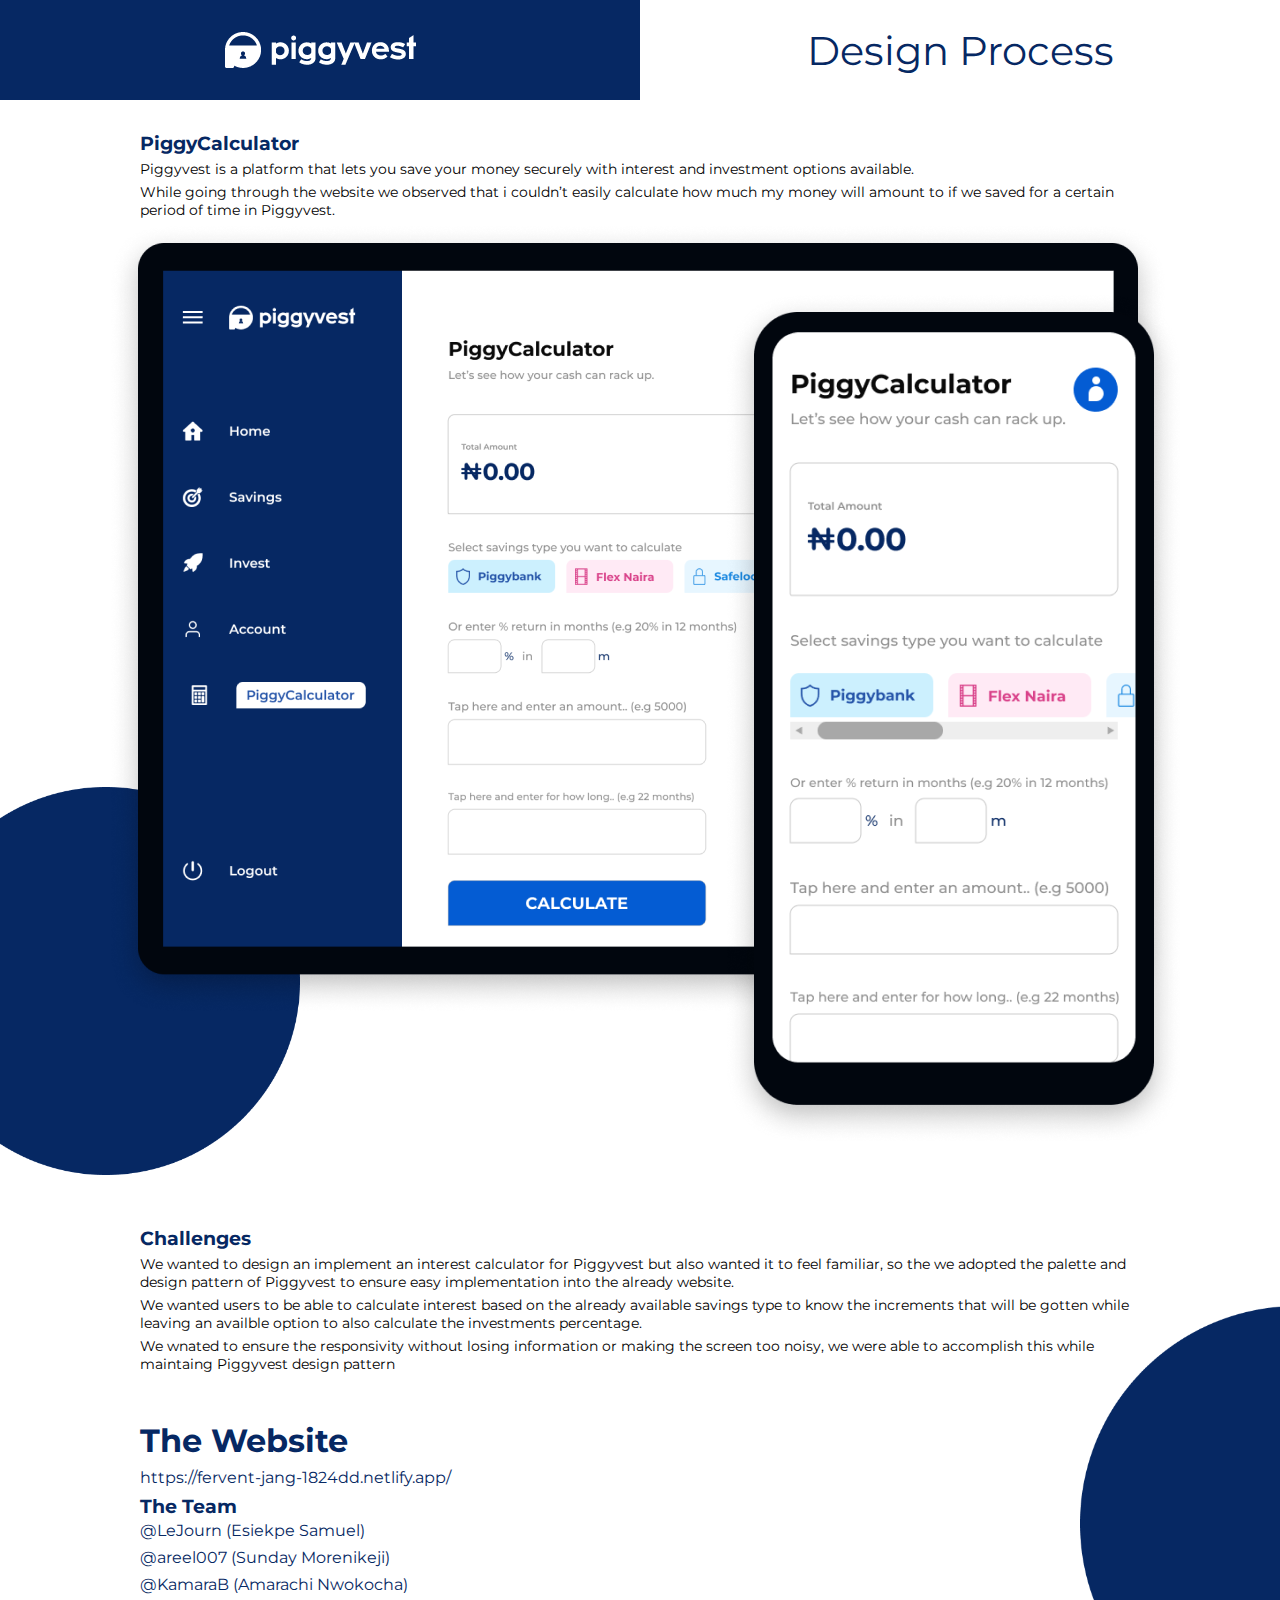
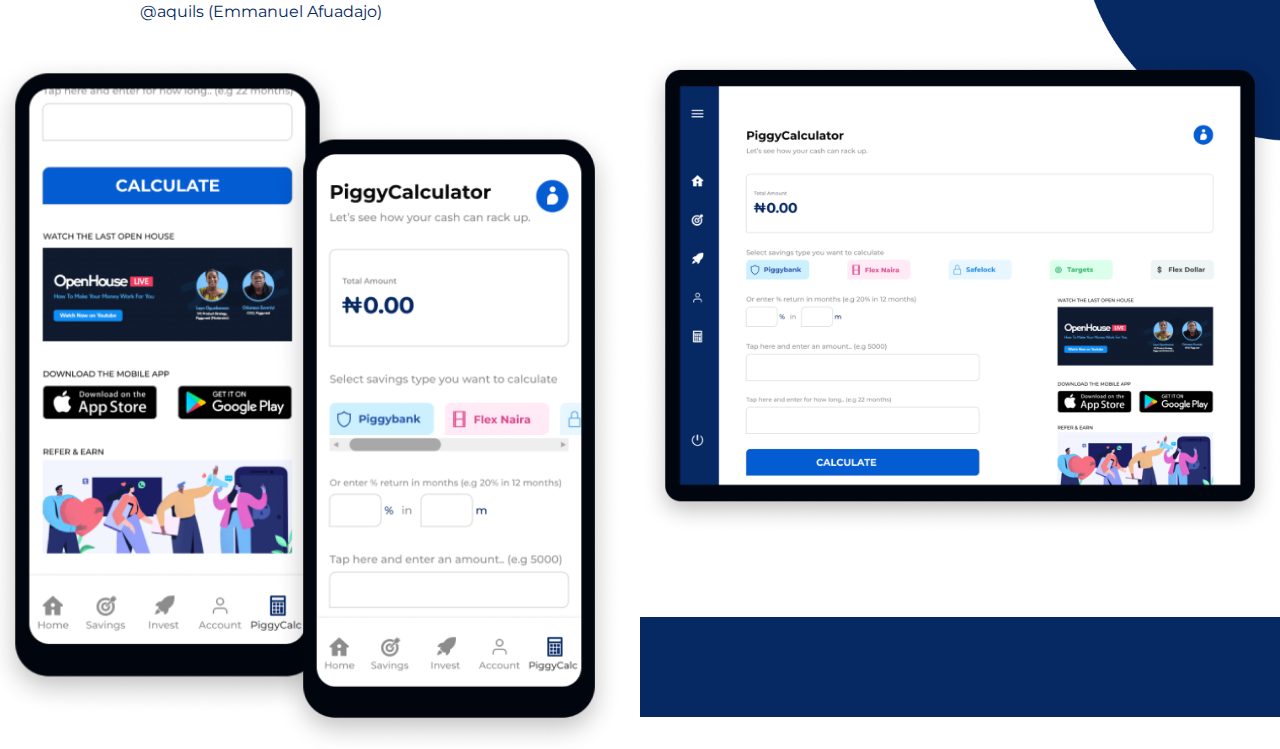
<file: stories_board/index.html>
<!DOCTYPE html>
<html lang="en">

<head>
    <meta charset="UTF-8">
    <meta name="viewport" content="width=device-width, initial-scale=1.0">
    <link rel="stylesheet" href="style.css">
    <title>Stories Board</title>
</head>

<body>
    <header>
        <div class="header logo">
            <img src="img/logo.png" alt="">
        </div>
        <div class="header">
            <span>Design Process</span>
        </div>
    </header>
    <section>
        <div class="text">
            <h3>PiggyCalculator</h3>
            <p>Piggyvest is a platform that lets you save your money securely with interest and investment options
                available.</p>
            <p>While going through the website we observed that i couldn’t easily calculate how much my
                money will amount to if we saved for a certain period of time in Piggyvest.</p>
        </div>
        <div class="image">
            <img src="img/web.png" class="web" alt="">
            <img src="img/mob.png" class="mob" alt="">
        </div>
        <div class="circle">
            <img src="img/circ.png" alt="">
        </div>
    </section>
    <section>
        <div class="text">
            <h3>Challenges</h3>
            <p>We wanted to design an implement an interest calculator for Piggyvest but also wanted it to feel
                familiar, so the we adopted the palette and design pattern of Piggyvest to ensure easy implementation
                into the already website.</p>
            <p>We wanted users to be able to calculate interest based on the already available savings type to know the
                increments that will be gotten while leaving an availble option to also calculate the investments
                percentage.</p>
            <p>We wnated to ensure the responsivity without losing information or making the screen too noisy, we were
                able to accomplish this while maintaing Piggyvest design pattern</p>
        </div>
        <div class="challenges">
            <div class="team">
                <h1>The Website</h1>
                <p class="website">https://fervent-jang-1824dd.netlify.app/</p>
                <h3>The Team</h3>
                <p>@LeJourn (Esiekpe Samuel)</p>
                <p>@areel007 (Sunday Morenikeji)</p>
                <p>@KamaraB (Amarachi Nwokocha)</p>
                <p>@aquils (Emmanuel Afuadajo)</p>
            </div>
            <div class="second-circle">
                <img src="img/cir.png" alt="">
            </div>
        </div>
    </section>
    <section class="footer">
        <div class="mobile">
            <img src="img/mo1.png" alt="" class="mo1">
            <img src="img/mo2.png" alt="" class="mo2">
        </div>
        <div class="desktop">
            <img src="img/wed.png" alt="">
            <div class="rectangle"></div>
        </div>
    </section>
</body>

</html>
</file>
<file: stories_board/style.css>
@import url('https://fonts.googleapis.com/css2?family=Montserrat:ital,wght@0,100;0,200;0,300;0,400;0,500;0,600;0,700;0,800;0,900;1,100;1,200;1,300;1,400;1,500;1,600;1,700;1,800;1,900&display=swap');

* {
    margin: 0;
    padding: 0;
    box-sizing: border-box;
}

body {
    font-family: 'Montserrat', sans-serif;
}

section {
    margin: 2rem 0;
    width: 100%;
    position: relative;
}

header {
    height: 100px;
    width: 100%;
    display: flex;
}

.header {
    width: 50%;
    height: 100%;
    display: flex;
    justify-content: center;
    align-items: center;
    font-size: 40px;
    color: #062863;
}

.logo {
    background-color: #062863;
}

.text, .image, .challenges {
    max-width: 1000px;
    margin: 0 auto;
}

.image {
    margin-bottom: 13rem;
}

.image img {
    margin-left: -2rem;
}

.text h3 {
    color: #062863;
    margin-bottom: .3rem;
}

.text p {
    margin-bottom: .3rem;
    font-size: .9rem;
}

.mob {
    position: absolute;
    right: 6rem;
    top: 10rem;
}

.circle {
    position: absolute;
    left: 0;
    z-index: -10;
    bottom: -10rem;
    width: 300px;
}

.circle img {
    width: 100%;
}

.second-circle {
    position: absolute;
    right: 0;
    top: 20%;
    width: 200px;
}

.second-circle img {
    width: 100%;
}

.challenges {
    margin-top: 3rem;
}

.challenges h1 {
    color: #062863;
    margin-bottom: .5rem;
}

.website {
    color: #2f73e7;
    margin-bottom: 1rem;
}

.challenges h3 {
    margin-bottom: .2rem;
    color: #062863;
}

.challenges p {
    margin-bottom: .5rem;
    color: #062863;
}

.footer {
    position: relative;
    display: flex;
    width: 100%;
}

.mobile {
    position: relative;
    width: 50%;
    display: flex;
}

.mo1 {
    width: 350px;
}

.mo2 {
    width: 350px;
    position: absolute;
    bottom: -2rem;
    right: 1rem;
}

.desktop {
    width: 50%;
    position: relative;
}

.desktop img {
    width: 100%;
}

.rectangle {
    position: absolute;
    bottom: 0;
    right: 0;
    background-color: #062863;
    width: 100%;
    height: 100px;
}
</file>
